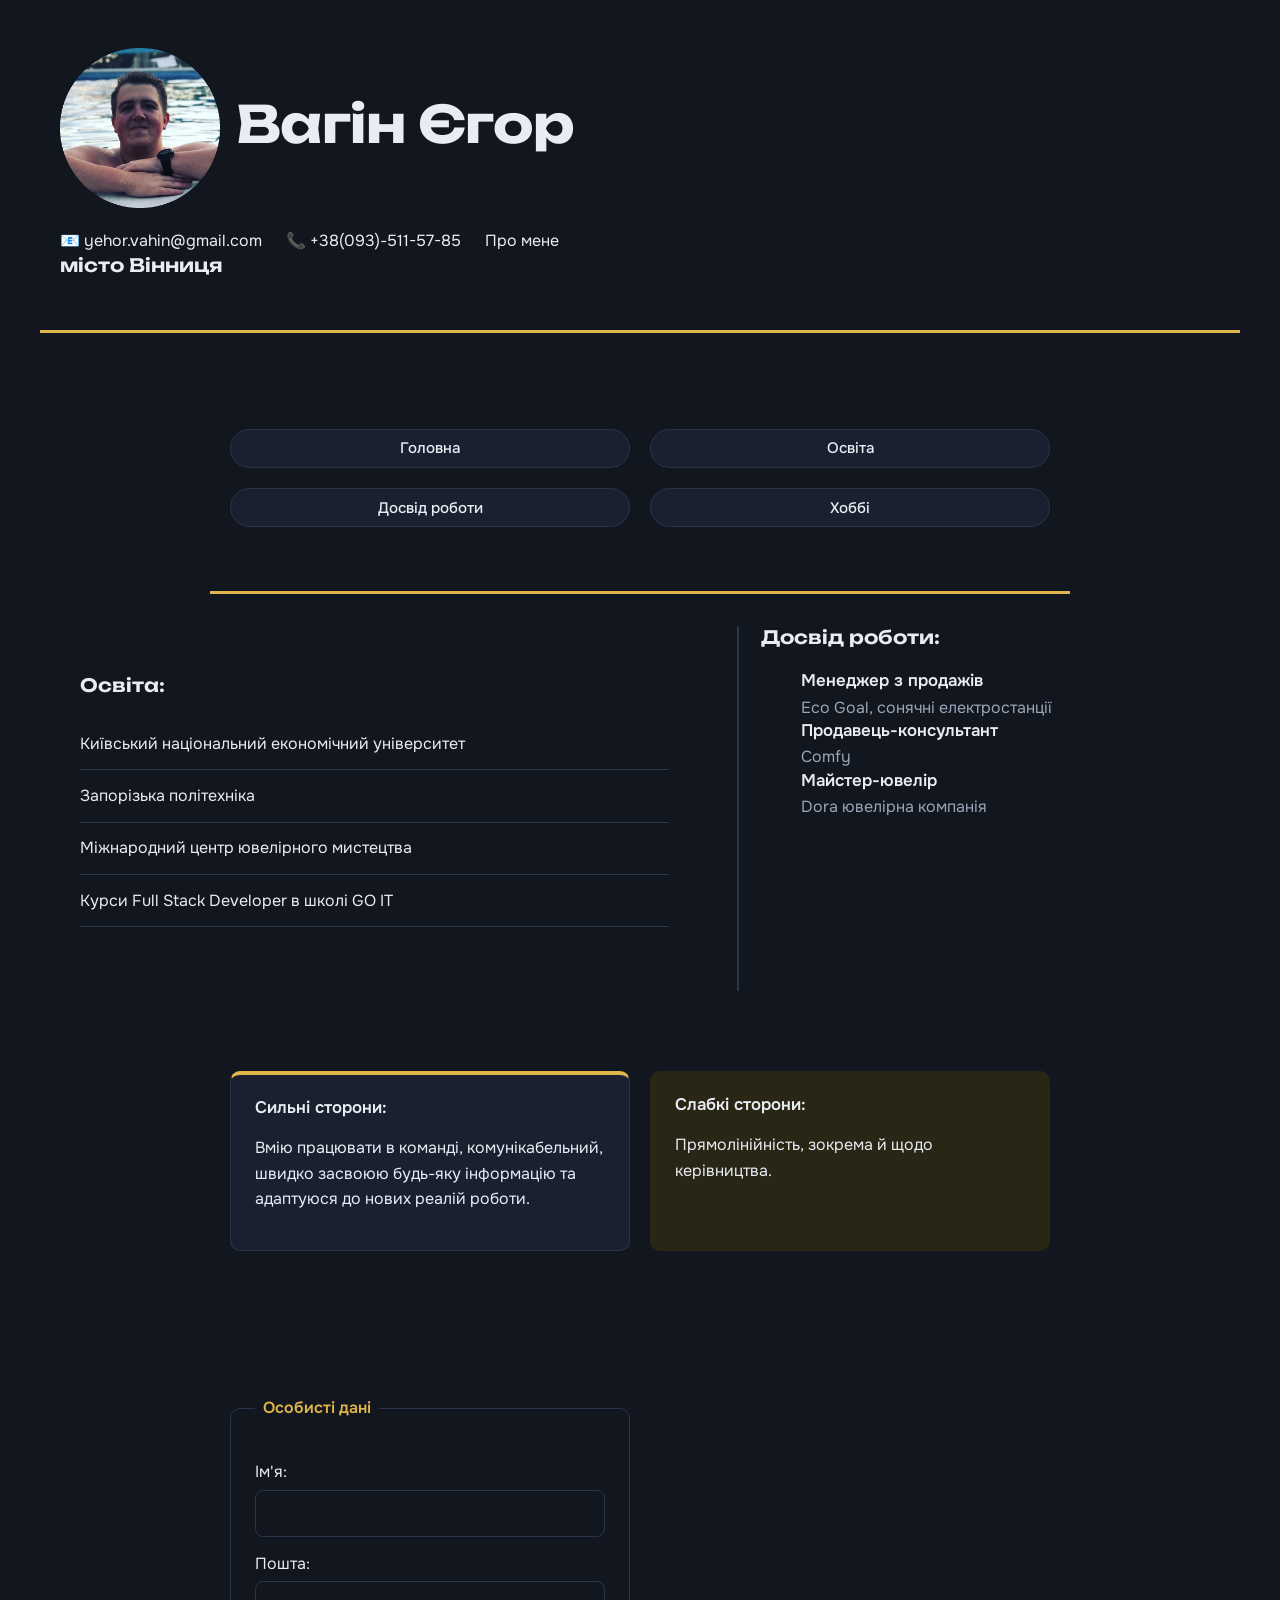
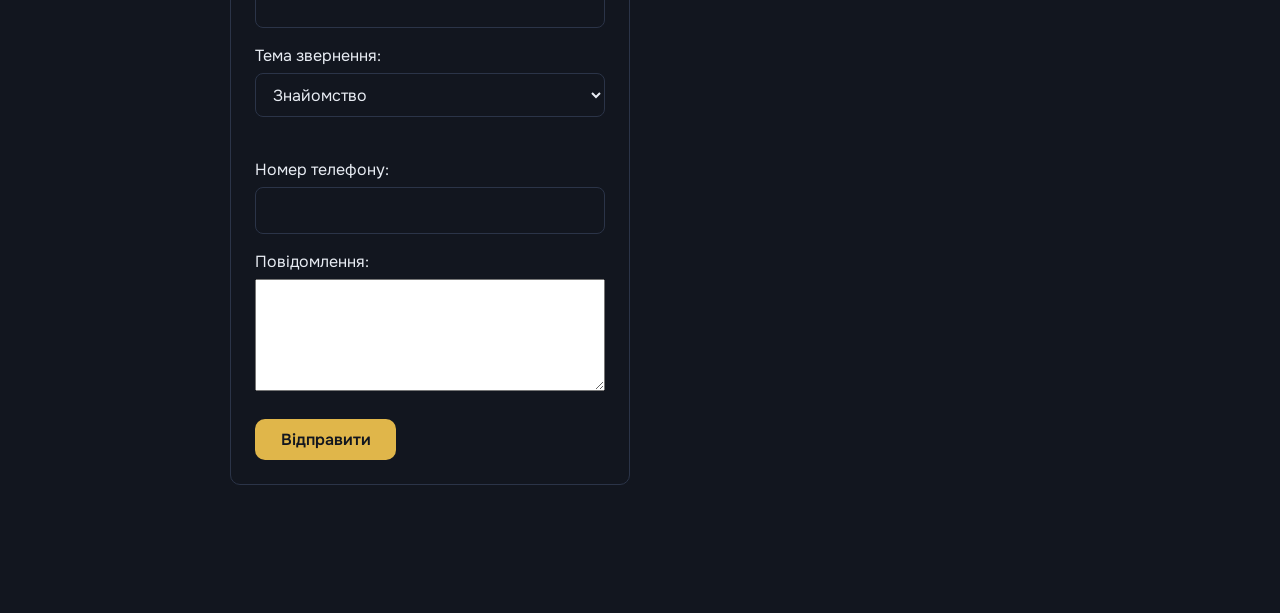
<file: index.html>
<!doctype html>
<html lang="uk">
  <head>
    <meta charset="UTF-8" />
    <meta name="viewport" content="width=device-width, initial-scale=1.0" />
    <link rel="stylesheet" href="style/style.css" />
    <link rel="preconnect" href="https://fonts.googleapis.com" />
    <link rel="preconnect" href="https://fonts.gstatic.com" crossorigin />
    <link
      href="https://fonts.googleapis.com/css2?family=Onest:wght@100..900&family=Unbounded:wght@200..900&display=swap"
      rel="stylesheet" />
    <title>Document</title>
  </head>
  <body>
    <header class="header container">
      <div class="name">
        <div class="main__info">
          <img
            class="photo"
            src="images/image1.png"
            alt="Фото портрет"
            width="160"
            height="160"
            title="Фото портрет" />
          <h1 class="header__info">Вагін Єгор</h1>
        </div>
        <div class="info">
          <a href="mailto:yehor.vahin@gmail.com"
            >&#128231; yehor.vahin@gmail.com</a
          >
          <a href="tel:380935115785">&#128222; +38(093)-511-57-85</a>
          <a href="#about">Про мене</a>
        </div>
        <h2 class="title">місто Вінниця</h2>
      </div>
    </header>
    <main class="container page">
      <section class="menu">
        <a href="#" class="menu__link">Головна</a>
        <a href="pages/education.html" class="menu__link">Освіта</a>
        <a href="pages/experience.html" class="menu__link">Досвід роботи</a>
        <a href="pages/hobby.html" class="menu__link">Хоббі</a>
      </section>
      <section class="education">
        <h2 class="title">Освіта:</h2>
        <ul class="education__list">
          <li>Київський національний економічний університет</li>
          <li>Запорізька політехніка</li>
          <li>Міжнародний центр ювелірного мистецтва</li>
          <li>Курси Full Stack Developer в школі GO IT</li>
        </ul>
      </section>
      <section class="experience">
        <h2 class="title">Досвід роботи:</h2>
        <ul class="experience__list">
          <li>
            <h3 class="card__title">Менеджер з продажів</h3>
            <p>Eco Goal, сонячні електростанції</p>
          </li>
          <li>
            <h3 class="card__title">Продавець-консультант</h3>
            <p>Comfy</p>
          </li>
          <li>
            <h3 class="card__title">Майстер-ювелір</h3>
            <p>Dora ювелірна компанія</p>
          </li>
        </ul>
      </section>
      <section class="about page__full">
        <div class="card strong">
          <h3 id="about" class="card__title">Сильні сторони:</h3>
          <p>
            Вмію працювати в команді, комунікабельний, швидко засвоюю будь-яку
            інформацію та адаптуюся до нових реалій роботи.
          </p>
        </div>
        <div class="card weak">
          <h3 class="card__title">Слабкі сторони:</h3>
          <p>Прямолінійність, зокрема й щодо керівництва.</p>
        </div>
      </section>
      <section class="form page__full">
        <form>
          <fieldset class="form__fieldset">
            <legend class="form__legend">Особисті дані</legend>
            <label for="name" class="form__label"> Ім'я: </label>
            <input
              class="form__control"
              type="text"
              id="name"
              name="firstName"
              minlength="2"
              required />
            <label for="email" class="form__label">Пошта:</label>
            <input
              class="form__control"
              type="email"
              id="email"
              name="email"
              required />
            <label for="theme" class="form__label">Тема звернення:</label>
            <select name="theme" id="theme" class="form__control">
              <option value="acquaintance">Знайомство</option>
              <option value="job">Робота</option>
              <option value="business">Бізнес</option>
            </select>
            <br />
            <label for="phone" class="form__label">Номер телефону:</label>
            <input
              class="form__control"
              type="tel"
              id="phone"
              name="phoneNumber"
              required />
            <label for="text" class="form__label">Повідомлення:</label>
            <textarea
              name="message"
              id="text"
              class="form__control--area"></textarea>
            <button type="submit" class="form__button">Відправити</button>
          </fieldset>
        </form>
      </section>
    </main>
  </body>
</html>
</file>
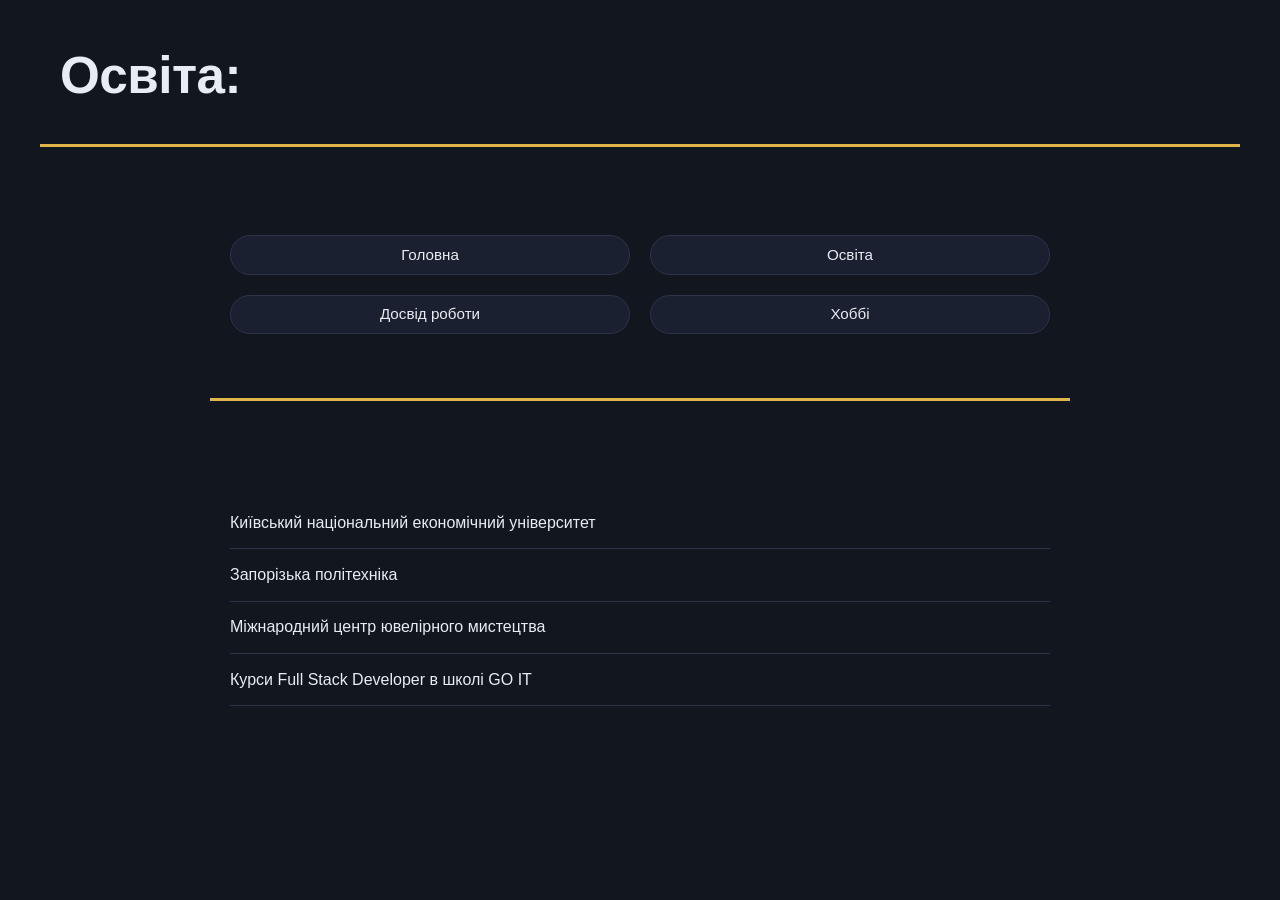
<file: pages/education.html>
<!doctype html>
<html lang="uk">
  <head>
    <meta charset="UTF-8" />
    <meta name="viewport" content="width=device-width, initial-scale=1.0" />
    <link rel="stylesheet" href="../style/style.css" />
    <title>Education</title>
  </head>
  <body>
    <header class="header container">
      <h1 class="header__info">Освіта:</h1>
    </header>
    <main class="main">
      <section class="menu">
        <a href="../index.html" class="menu__link">Головна</a>
        <a href="education.html" class="menu__link">Освіта</a>
        <a href="experience.html" class="menu__link">Досвід роботи</a>
        <a href="hobby.html" class="menu__link">Хоббі</a>
      </section>
      <section class="education">
        <ul class="education__list">
          <li>Київський національний економічний університет</li>
          <li>Запорізька політехніка</li>
          <li>Міжнародний центр ювелірного мистецтва</li>
          <li>Курси Full Stack Developer в школі GO IT</li>
        </ul>
      </section>
    </main>
  </body>
</html>
</file>
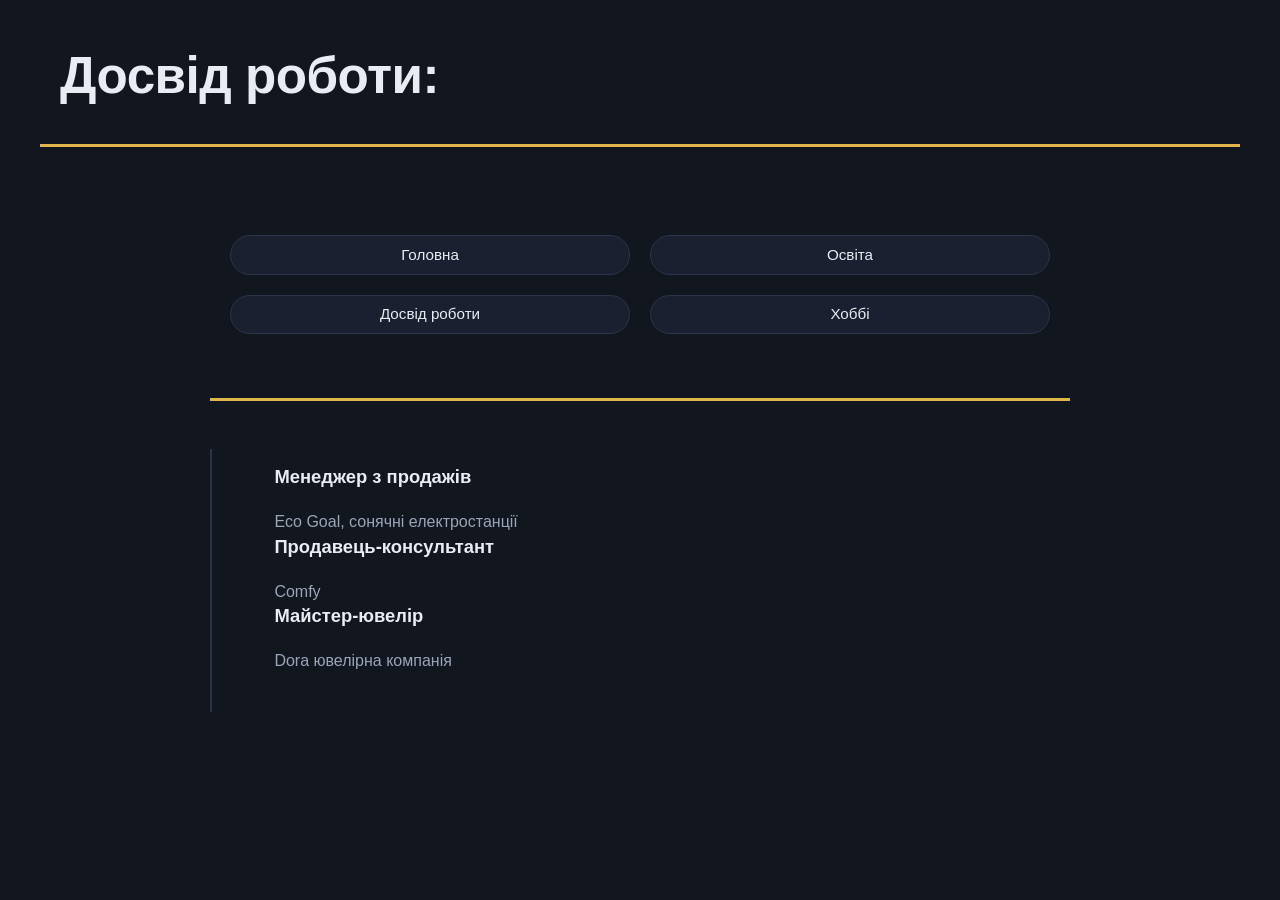
<file: pages/experience.html>
<!doctype html>
<html lang="uk">
  <head>
    <meta charset="UTF-8" />
    <meta name="viewport" content="width=device-width, initial-scale=1.0" />
    <link rel="stylesheet" href="../style/style.css" />
    <title>Experience</title>
  </head>
  <body>
    <header class="header container">
      <h1 class="header__info">Досвід роботи:</h1>
    </header>
    <main class="main">
      <section class="menu">
        <a href="../index.html" class="menu__link">Головна</a>
        <a href="education.html" class="menu__link">Освіта</a>
        <a href="experience.html" class="menu__link">Досвід роботи</a>
        <a href="hobby.html" class="menu__link">Хоббі</a>
      </section>
      <section class="experience">
        <ul class="experience__list">
          <li>
            <h2 class="title">Менеджер з продажів</h2>
            <p>Eco Goal, сонячні електростанції</p>
          </li>
          <li>
            <h2 class="title">Продавець-консультант</h2>
            <p>Comfy</p>
          </li>
          <li>
            <h2 class="title">Майстер-ювелір</h2>
            <p>Dora ювелірна компанія</p>
          </li>
        </ul>
      </section>
    </main>
  </body>
</html>
</file>
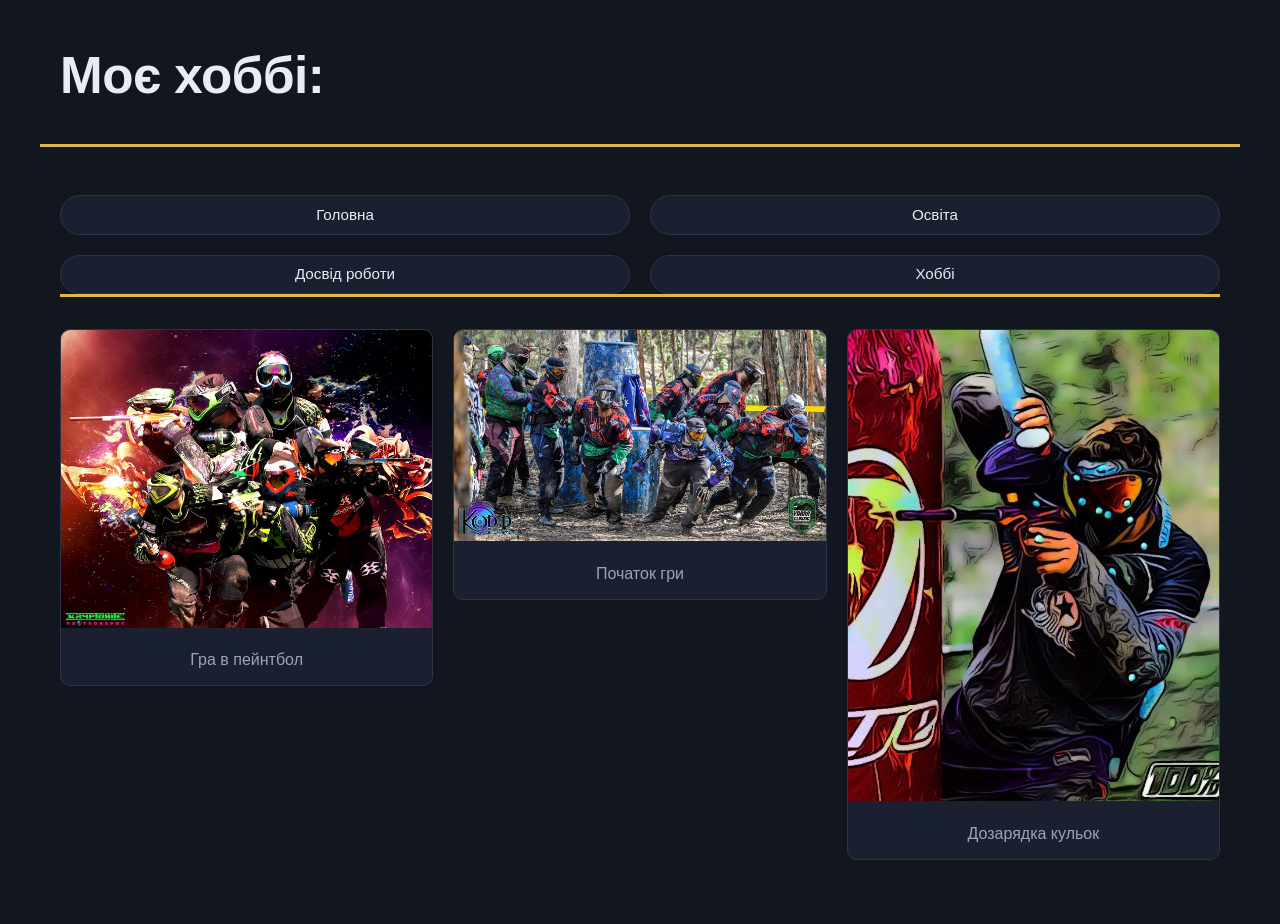
<file: pages/hobby.html>
<!doctype html>
<html lang="uk">
  <head>
    <meta charset="UTF-8" />
    <meta name="viewport" content="width=device-width, initial-scale=1.0" />
    <link rel="stylesheet" href="../style/style.css" />
    <title>Hobby</title>
  </head>
  <body>
    <header class="header container">
      <h1 class="header__info">Моє хоббі:</h1>
    </header>
    <main class="container page page--single">
      <nav class="menu">
        <a href="../index.html" class="menu__link">Головна</a>
        <a href="education.html" class="menu__link">Освіта</a>
        <a href="experience.html" class="menu__link">Досвід роботи</a>
        <a href="hobby.html" class="menu__link">Хоббі</a>
      </nav>
      <div class="gallery">
        <figure class="gallery__item">
          <img
            src="../images/hobby1.jpg"
            alt="Гра в пейтбол"
            title="hobby_paintball"
            class="gallery__image" />
          <figcaption class="gallery__caption">Гра в пейнтбол</figcaption>
        </figure>
        <figure class="gallery__item">
          <img
            class="gallery__image"
            src="../images/hobby2.jpg"
            alt="Старт гри в пейнтбол"
            title="hobby_paintball" />
          <figcaption class="gallery__caption">Початок гри</figcaption>
        </figure>
        <figure class="gallery__item">
          <img
            class="gallery__image"
            src="../images/hobby3.jpg"
            alt="Дозарядка кульок"
            title="hobby_paintball" />
          <figcaption class="gallery__caption">Дозарядка кульок</figcaption>
        </figure>
      </div>
    </main>
  </body>
</html>
</file>
<file: style/style.css>
:root {
  --bg: #12161f;
  --surface: #1a2030;
  --ink: #e8ecf3;
  --muted: #9aa5b8;
  --line: #2b3448;
  --accent: #e0b64a;
  --accent-soft: #2a2616;
  --link: #e8ecf3;
  --link-hover: #e0b64a;
  --link-visited: #c9bb8f;
  --radius: 10px;
  --font-body: "Onest", "Segoe UI", sans-serif;
  --font-head: "Unbounded", "Onest", sans-serif;
}
*,
*::before,
*::after {
  box-sizing: border-box;
}
h1,
h2,
h3 {
  margin: 0;
  line-height: 1.3;
}
body {
  margin: 0;
  background: var(--bg);
  color: var(--ink);
  font:
    400 1rem/1.6 "Onest",
    "Segoe UI",
    sans-serif;
  max-width: 100%;
}
main {
  display: grid;
  grid-template-columns: 1.3fr 1fr;
  gap: 3rem;
  margin-top: 2.5rem;
}
section {
  max-width: 860px;
  margin: 0 auto;
  padding: 3rem 1.25rem 4rem;
  width: 100%;
}
.container {
  max-width: 1200px;
  margin: 0 auto;
  padding: 3rem 1.25rem 4rem;
  box-sizing: border-box;
}
.page {
  display: grid;
  grid-template-columns: minmax(0, 1.3fr) minmax(0, 1fr);
  gap: 2rem 3rem;
}
.page--single {
  grid-template-columns: minmax(0, 1fr);
}
.page__full {
  grid-column: 1 / -1;
}
.header {
  padding-bottom: 2rem;
  border-bottom: 3px solid var(--accent);
}
.menu__link {
  padding: 0.6rem 1.2rem;
  border: 1px solid var(--line);
  border-radius: 999px;
  background: var(--surface);
  color: var(--link);
  font: 500 0.95rem/1.2 var(--font-body);
  text-align: center;
  text-decoration: none;
  transition:
    border-color 0.2s,
    color 0.2s,
    background-color 0.2s;
}
.menu__link:visited {
  color: var(--link-visited);
}
.main__info {
  display: flex;
  align-items: center;
  gap: 1rem;
}
.header__info {
  margin: 0 0 0.5rem;
  font:
    700 clamp(1.9rem, 6vw, 3.2rem)/1.1 "Unbounded",
    "Onest",
    sans-serif;
  letter-spacing: -0.01em;
  overflow-wrap: anywhere;
}
.title {
  margin-bottom: 1.25rem;
  font: 600 1.15rem/1.3 var(--font-head);
  text-align: left;
}
.card__title {
  margin-bottom: 0.6rem;
  font: 600 1.05rem/1.3 var(--font-body);
  text-align: left;
}
.info {
  margin: 1.25rem 0 0;
  padding: 0;
  list-style: none;
  display: flex;
  flex-wrap: wrap;
  gap: 0.5rem 1.5rem;
  color: var(--muted);
}
.info li {
  white-space: nowrap;
}
.info a {
  text-decoration: none;
  color: var(--ink);
}
.education__list {
  margin: 0;
  padding: 0;
  list-style: none;
}
.education__list li {
  padding: 0.8rem 0;
  border-bottom: 1px solid var(--line);
}
.experience {
  position: relative;
  padding: 0 0 1.4rem 1.4rem;
  border-left: 2px solid var(--line);
}
.experience__list li {
  list-style-type: none;
}
.experience__list h3 {
  margin: 0;
  font-size: 1.05rem;
  font-weight: 600;
}
.experience__list p {
  margin: 0.15rem 0 0;
  color: var(--muted);
}
.about {
  grid-column: 1 / -1;
  display: grid;
  gap: 1.25rem;
  grid-template-columns: 1fr 1fr;
}
.card {
  background: var(--surface);
  border: 1px solid var(--line);
  border-radius: 10px;
  padding: 1.4rem 1.5rem;
}
.card.strong {
  border-top: 4px solid var(--accent);
}
.card.weak {
  background: var(--accent-soft);
  border-color: transparent;
}
.card h3 {
  margin-bottom: 0.6rem;
}
.main {
  display: grid;
  grid-template-columns: 1fr;
  grid-column: 1 / -1;
}
.menu {
  grid-column: 1 / -1;
  display: grid;
  gap: 1.25rem;
  grid-template-columns: 1fr 1fr;
  border-bottom: 3px solid var(--accent);
}
form {
  grid-column: 1 / -1;
  display: grid;
  gap: 1.25rem;
  grid-template-columns: 1fr 1fr;
}
.gallery {
  display: grid;
  grid-template-columns: repeat(3, minmax(0, 1fr));
  gap: 1.25rem;
  align-items: start;
}
.gallery__item {
  margin: 0;
  overflow: hidden;
  border: 1px solid var(--line);
  border-radius: var(--radius);
  background: var(--surface);
}
.gallery__image {
  width: 100%;
  height: auto;
}
.gallery__caption {
  padding: 0.75rem 1rem;
  color: var(--muted);
  text-align: center;
}
input,
textarea,
select {
  box-sizing: border-box;
  width: 100%;
  max-width: 100%;
  padding: 8px;
}
.form__fieldset {
  display: block;
  width: 100%;
  min-width: 0;
  max-width: 100%;
  margin: 0;
  padding: 1.5rem;
  border: 1px solid var(--line);
  border-radius: var(--radius);
}
.form__legend {
  padding: 0 0.5rem;
  color: var(--accent);
  font-weight: 600;
}
.form__button {
  display: block;
  max-width: 100%;
  margin-top: 1.25rem;
  padding: 0.7rem 1.6rem;
  border: 0;
  border-radius: var(--radius);
  background: var(--accent);
  color: var(--bg);
  font: 600 1rem/1.2 var(--font-body);
  text-align: center;
  cursor: pointer;
}
.form__control {
  display: block;
  width: 100%;
  min-width: 0;
  max-width: 100%;
  padding: 0.6rem 0.8rem;
  border: 1px solid var(--line);
  border-radius: 8px;
  background: var(--bg);
  color: var(--ink);
  font: inherit;
}
.form__control:focus {
  border-color: var(--accent);
  outline: 2px solid var(--accent);
  outline-offset: 1px;
}
.form__control--area {
  min-height: 7rem;
  resize: vertical;
}
.form__label {
  display: block;
  margin-top: 0.9rem;
  margin-bottom: 0.3rem;
}
@media (max-width: 800px) {
  .page,
  .about {
    grid-template-columns: minmax(0, 1fr);
  }
}
@media (max-width: 600px) {
  .gallery {
    grid-template-columns: minmax(0, 1fr);
  }
  .menu__link {
    flex: 1 1 40%;
  }
}
@media (max-width: 500px) {
  .form__fieldset {
    padding: 1rem 0.75rem;
  }
  .form__legend,
  .form__label,
  .form__control,
  .form__button {
    font-size: 0.875rem;
  }
  .form__control {
    padding: 0.5rem 0.6rem;
  }
  .form__button {
    width: 100%;
  }
}
</file>
